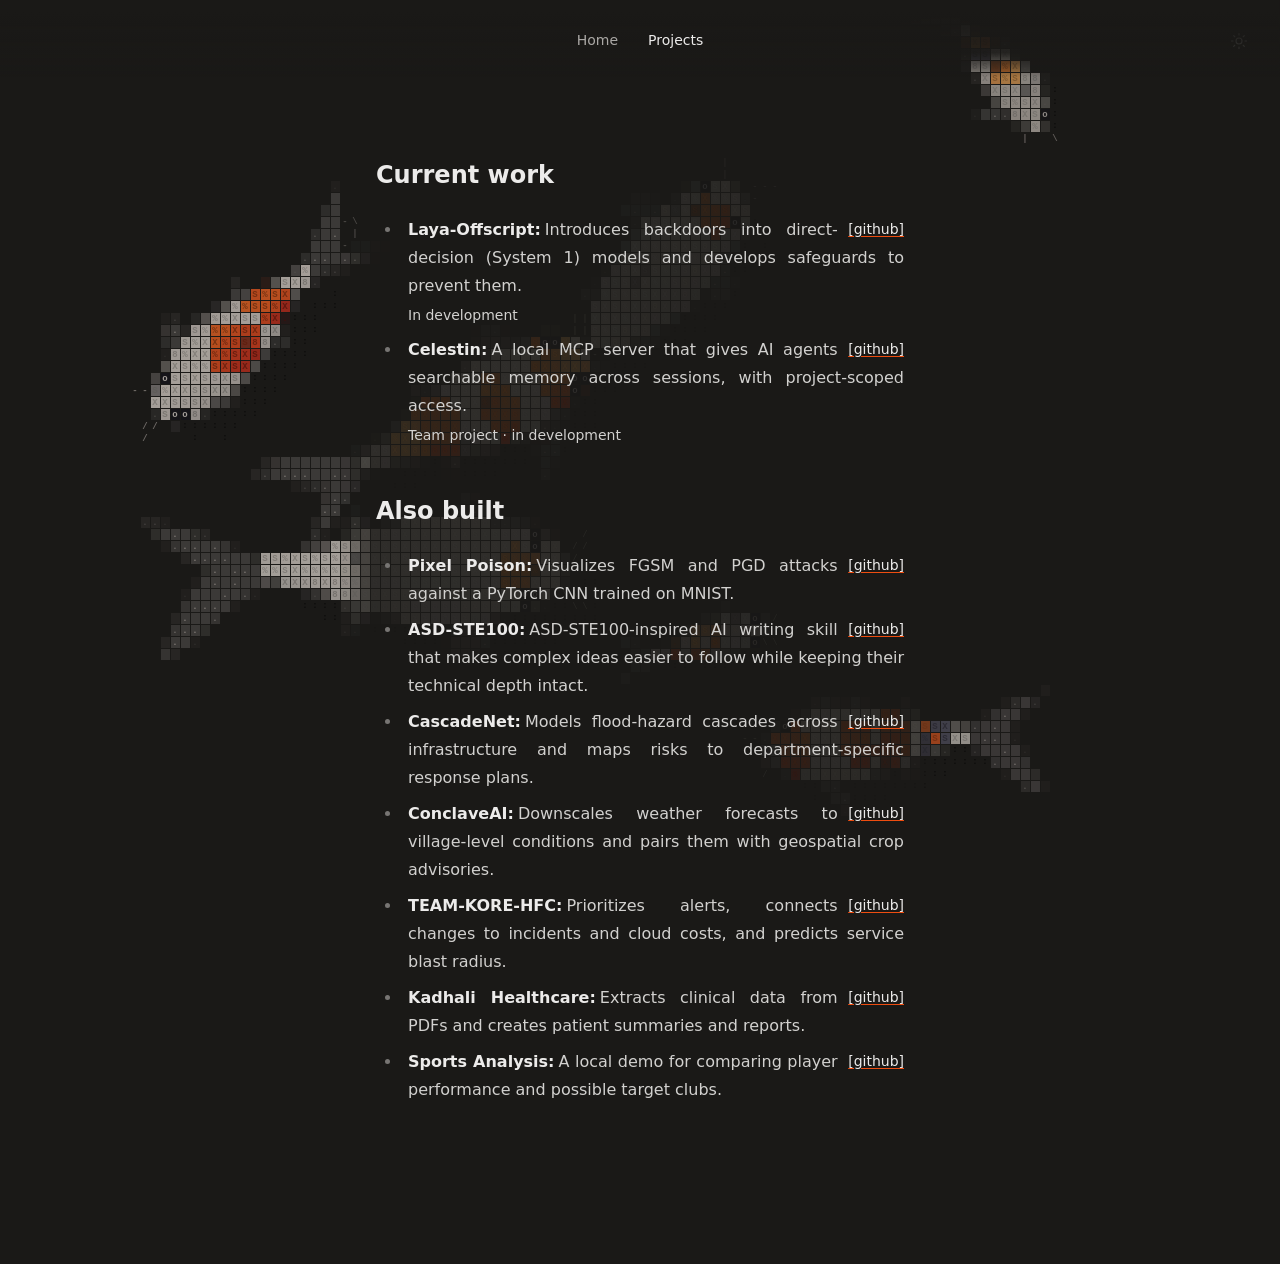
<file: projects.html>
<!doctype html>
<html lang="en">
<head>
<meta charset="utf-8">
<meta name="viewport" content="width=device-width, initial-scale=1">
<script>
(() => {
  let theme = "dark";
  try { theme = localStorage.getItem("portfolio-theme") === "light" ? "light" : "dark"; } catch (_) {}
  document.documentElement.dataset.theme = theme;
})();
</script>
<title>Projects | Anugrah Vibi</title>
<link rel="preconnect" href="https://api.fontshare.com">
<link rel="preconnect" href="https://cdn.fontshare.com" crossorigin>
<link rel="preload" href="https://cdn.fontshare.com/wf/TTX2Z3BF3P6Y5BQT3IV2VNOK6FL22KUT/7QYRJOI3JIMYHGY6CH7SOIFRQLZOLNJ6/KFIAZD4RUMEZIYV6FQ3T3GP5PDBDB6JY.woff2" as="font" type="font/woff2" crossorigin>
<link rel="preload" href="https://cdn.fontshare.com/wf/P2LQKHE6KA6ZP4AAGN72KDWMHH6ZH3TA/ZC32TK2P7FPS5GFTL46EU6KQJA24ZYDB/7AHDUZ4A7LFLVFUIFSARGIWCRQJHISQP.woff2" as="font" type="font/woff2" crossorigin>
<link rel="preload" href="https://cdn.fontshare.com/wf/LAFFD4SDUCDVQEXFPDC7C53EQ4ZELWQI/PXCT3G6LO6ICM5I3NTYENYPWJAECAWDD/GHM6WVH6MILNYOOCXHXB5GTSGNTMGXZR.woff2" as="font" type="font/woff2" crossorigin>
<link href="https://api.fontshare.com/v2/css?f[]=satoshi@400,500,700&amp;display=swap" rel="stylesheet">
<style>
#contact a{text-decoration-color:#ee4d10}
*{box-sizing:border-box}body{margin:0;background:#fff;color:#374151;font:16px/1.75 Satoshi,system-ui,sans-serif}main{width:100%;max-width:576px;margin:160px auto;padding:0 24px}h1,h2,h3,strong{color:#111827}header{text-align:center}.intro-copy{text-align:center}.article li{text-align:justify;text-justify:inter-word}.article section#contact p{text-align:justify;text-justify:inter-word}h1{font-size:2.25em;line-height:1.11;letter-spacing:-.025em;margin:0 0 .89em;font-weight:800}h2{font-size:1.5em;line-height:1.33;margin:2em 0 1em;font-weight:700}h3{font-size:inherit;font-weight:700;display:inline;margin:0}p{margin:1.25em 0}a{color:#111827;text-decoration:underline;text-underline-offset:2px;font-weight:500}ul{padding-left:1.625em;margin:1.25em 0}li{padding-left:.375em;margin:.5em 0}li::marker{color:#d1d5db}.portrait{display:block;width:120px;height:120px;object-fit:cover;object-position:center;border-radius:50%;margin:0 auto 16px}.hero-role,.hero-meta{margin:1.25em 0}.hero-links{display:flex;justify-content:center;gap:1em;flex-wrap:wrap}.entry-heading{display:contents}.entry-heading h3{margin-right:.25em}.entry-heading a{position:relative;top:3px;float:right;white-space:nowrap;margin-left:.75em;font-size:.875em;line-height:1.5;text-decoration-color:#ee4d10}.entry-heading h3::after{content:":"}.article li>p:not(.meta){display:inline}.article .meta{display:block;margin:.25em 0 0;font-size:.875em}.experience strong{display:block}.experience p{margin:0}.entry-heading h3,.experience strong{font-size:1rem;line-height:1.75;font-weight:700}.article #highlights>ul:first-of-type{margin-bottom:.5em}.article #highlights>ul.experience{margin-top:.5em}@media(max-width:600px){main{margin:64px auto}.article li:has(.entry-heading){position:relative;padding-bottom:1.75em}.entry-heading a{position:absolute;top:auto;right:auto;bottom:0;left:.375em;float:none;display:block;width:max-content;margin:0}h1{font-size:2em}}

/* The pond remains behind the portfolio and does not intercept links. */
.pond-backdrop{position:fixed;inset:0;pointer-events:none;z-index:-1}
.pond-canvas{width:100%;height:100%;display:block}
html[data-theme="light"]{--nav-background:#f5f4f1}
html[data-theme="light"] body{background:#f5f4f1;color:#374151}
html[data-theme="dark"]{--nav-background:#1a1917}
html[data-theme="dark"] body{background:#1a1917;color:#d2d1cf}
html[data-theme="dark"] h1,html[data-theme="dark"] h2,html[data-theme="dark"] h3,html[data-theme="dark"] strong,html[data-theme="dark"] a{color:#ecebea}
html[data-theme="dark"] li::marker{color:#777573}
.theme-toggle{position:fixed;top:24px;right:24px;z-index:10;display:inline-flex;align-items:center;justify-content:center;padding:8px;border:0;background:transparent;color:#374151;cursor:pointer}
html[data-theme="dark"] .theme-toggle{color:#ecebea}
.theme-toggle:focus-visible{outline:2px solid currentColor;outline-offset:3px}
.theme-toggle svg{width:18px;height:18px;display:block}
.site-nav{position:fixed;top:28px;left:50%;transform:translateX(-50%);z-index:10;display:flex;align-items:center;gap:30px;font-size:14px;white-space:nowrap}
.site-nav::before{content:"";position:absolute;top:-32px;bottom:-24px;width:100vw;left:50%;transform:translateX(-50%);background:linear-gradient(var(--nav-background) 20%,color-mix(in srgb,var(--nav-background) 90%,transparent) 70%,transparent);pointer-events:none;z-index:-1}
.site-nav a{color:#686765;text-decoration:none}
.site-nav a[aria-current="page"],.site-nav a:hover{color:#25282c}
html[data-theme="dark"] .site-nav a{color:#aaa8a5}
html[data-theme="dark"] .site-nav a[aria-current="page"],html[data-theme="dark"] .site-nav a:hover{color:#ecebea}
.site-nav a:focus-visible{outline:2px solid currentColor;outline-offset:4px}
</style>
</head>
<body>
<div class="pond-backdrop" aria-hidden="true"><canvas class="pond-canvas"></canvas></div>
<button class="theme-toggle" type="button" aria-label="Switch to light mode" title="Switch to light mode" data-koi-ignore></button>
<nav class="site-nav" aria-label="Main navigation" data-koi-avoid><a href="./" data-page="home">Home</a><a href="./projects" data-page="projects" aria-current="page">Projects</a></nav>
<main>

<div class="article"><section data-koi-avoid id="current-work"><h2>Current work</h2><ul><li><div class="entry-heading"><h3>Laya-Offscript</h3><a class="featured-link" href="https://github.com/anugrahvibi/Laya-Offscript" target="_blank" rel="noopener noreferrer" aria-label="Laya-Offscript on GitHub">[github]</a></div><p>Introduces backdoors into direct-decision (System 1) models and develops safeguards to prevent them.</p><p class="meta status">In development</p></li><li><div class="entry-heading"><h3>Celestin</h3><a class="featured-link" href="https://github.com/anugrahvibi/Celestin" target="_blank" rel="noopener noreferrer" aria-label="Celestin on GitHub">[github]</a></div><p>A local MCP server that gives AI agents searchable memory across sessions, with project-scoped access.</p><p class="meta status">Team project · in development</p></li></ul></section><section data-koi-avoid id="also-built"><h2>Also built</h2><ul><li><div class="entry-heading"><h3>Pixel Poison</h3><a class="archive-link" href="https://github.com/anugrahvibi/adversarial-gradient-visualizer" target="_blank" rel="noopener noreferrer" aria-label="Pixel Poison on GitHub">[github]</a></div><p>Visualizes FGSM and PGD attacks against a PyTorch CNN trained on MNIST.</p></li><li><div class="entry-heading"><h3>ASD-STE100</h3><a class="archive-link" href="https://github.com/anugrahvibi/ASD-STE100" target="_blank" rel="noopener noreferrer" aria-label="ASD-STE100 on GitHub">[github]</a></div><p>ASD-STE100-inspired AI writing skill that makes complex ideas easier to follow while keeping their technical depth intact.</p></li><li><div class="entry-heading"><h3>CascadeNet</h3><a class="archive-link" href="https://github.com/anugrahvibi/CascadeNet" target="_blank" rel="noopener noreferrer" aria-label="CascadeNet on GitHub">[github]</a></div><p>Models flood-hazard cascades across infrastructure and maps risks to department-specific response plans.</p></li><li><div class="entry-heading"><h3>ConclaveAI</h3><a class="archive-link" href="https://github.com/anugrahvibi/conclaveai" target="_blank" rel="noopener noreferrer" aria-label="ConclaveAI on GitHub">[github]</a></div><p>Downscales weather forecasts to village-level conditions and pairs them with geospatial crop advisories.</p></li><li><div class="entry-heading"><h3>TEAM-KORE-HFC</h3><a class="archive-link" href="https://github.com/anugrahvibi/TEAM-KORE-HFC" target="_blank" rel="noopener noreferrer" aria-label="TEAM-KORE-HFC on GitHub">[github]</a></div><p>Prioritizes alerts, connects changes to incidents and cloud costs, and predicts service blast radius.</p></li><li><div class="entry-heading"><h3>Kadhali Healthcare</h3><a class="archive-link" href="https://github.com/anugrahvibi/Kadhali-Healthcare" target="_blank" rel="noopener noreferrer" aria-label="Kadhali Healthcare on GitHub">[github]</a></div><p>Extracts clinical data from PDFs and creates patient summaries and reports.</p></li><li><div class="entry-heading"><h3>Sports Analysis</h3><a class="archive-link" href="https://github.com/anugrahvibi/sports-analysis-project" target="_blank" rel="noopener noreferrer" aria-label="Sports Analysis on GitHub">[github]</a></div><p>A local demo for comparing player performance and possible target clubs.</p></li></ul></section></div>
</main>
<template data-page="home" data-title="Anugrah Vibi | AI Security & Model Internals">
<header data-koi-avoid><img class="portrait" src="./assets/portrait-original-bw.jpg" alt="Black-and-white portrait of Anugrah Vibi"><h1>Anugrah Vibi</h1><p class="intro-copy">A 19-year-old AI security builder from Kerala, India, currently studying Computer Science at Christ College of Engineering (2025-2029). I got into this backwards: I started by breaking models, then went digging into why they break. I learn by doing: build it, attack it, write down what I got wrong.</p><nav class="hero-links" aria-label="Find me online"><a class="cv" href="./anugrahvibi.pdf" target="_blank" rel="noopener noreferrer">Resume</a><a href="https://github.com/anugrahvibi">GitHub</a><a href="https://www.linkedin.com/in/anugrahvibi/">LinkedIn</a><a href="https://x.com/anugrah_vibi">X</a><a href="mailto:anugrahvibi07@gmail.com">Email</a></nav></header>
<div class="article"><section data-koi-avoid id="highlights"><h2>Highlights</h2><ul><li><div class="entry-heading"><h3>Sentinel</h3><a class="featured-link" href="https://github.com/anugrahvibi/PushToProd" target="_blank" rel="noopener noreferrer" aria-label="Sentinel on GitHub">[github]</a></div><p>Finds hidden backdoor triggers in poisoned text classifiers and verifies them against model behavior.</p><p class="meta"><a href="https://github.com/anugrahvibi/sentinel-ai">Earlier version with build notes ↗</a></p></li><li><div class="entry-heading"><h3>Laya-Offscript</h3><a class="featured-link" href="https://github.com/anugrahvibi/Laya-Offscript" target="_blank" rel="noopener noreferrer" aria-label="Laya-Offscript on GitHub">[github]</a></div><p>Introduces backdoors into direct-decision (System 1) models and develops safeguards to prevent them.</p><p class="meta status">In development</p></li></ul><ul class="experience"><li><strong>Co-Chief Publicity Officer</strong><p>IEDC · CCE · Jun 2026</p></li><li><strong>Co-Chief Operations Officer</strong><p>MuLearn CCE · Jun 2026</p></li></ul></section><section data-koi-avoid id="achievements"><h2>Achievements</h2><ul class="achievements"><li>1st Place · Hackathena · 2026</li><li>2nd Runner-Up · Astrava · 2026</li><li>2nd Place · BeachHack H4C · 2026</li><li>1st Place · EVOLVE 2.0 · 2025</li><li>1st Place · Webathon · 2025</li><li>2nd Prize · Hacknova · 2025</li></ul></section><section data-koi-avoid id="contact"><h2>Contact</h2><p>Send me a DM on <strong><a href="https://x.com/anugrah_vibi">X</a></strong> or reach out via email at <a href="mailto:anugrahvibi07@gmail.com">anugrahvibi07@gmail.com</a>.</p></section></div>
</template>
<script src="./assets/js/koi-pond.js" defer></script>
<script src="./assets/js/portfolio-theme.js" defer></script>
<script src="./assets/js/site-navigation.js" defer></script>
</body></html>
</file>
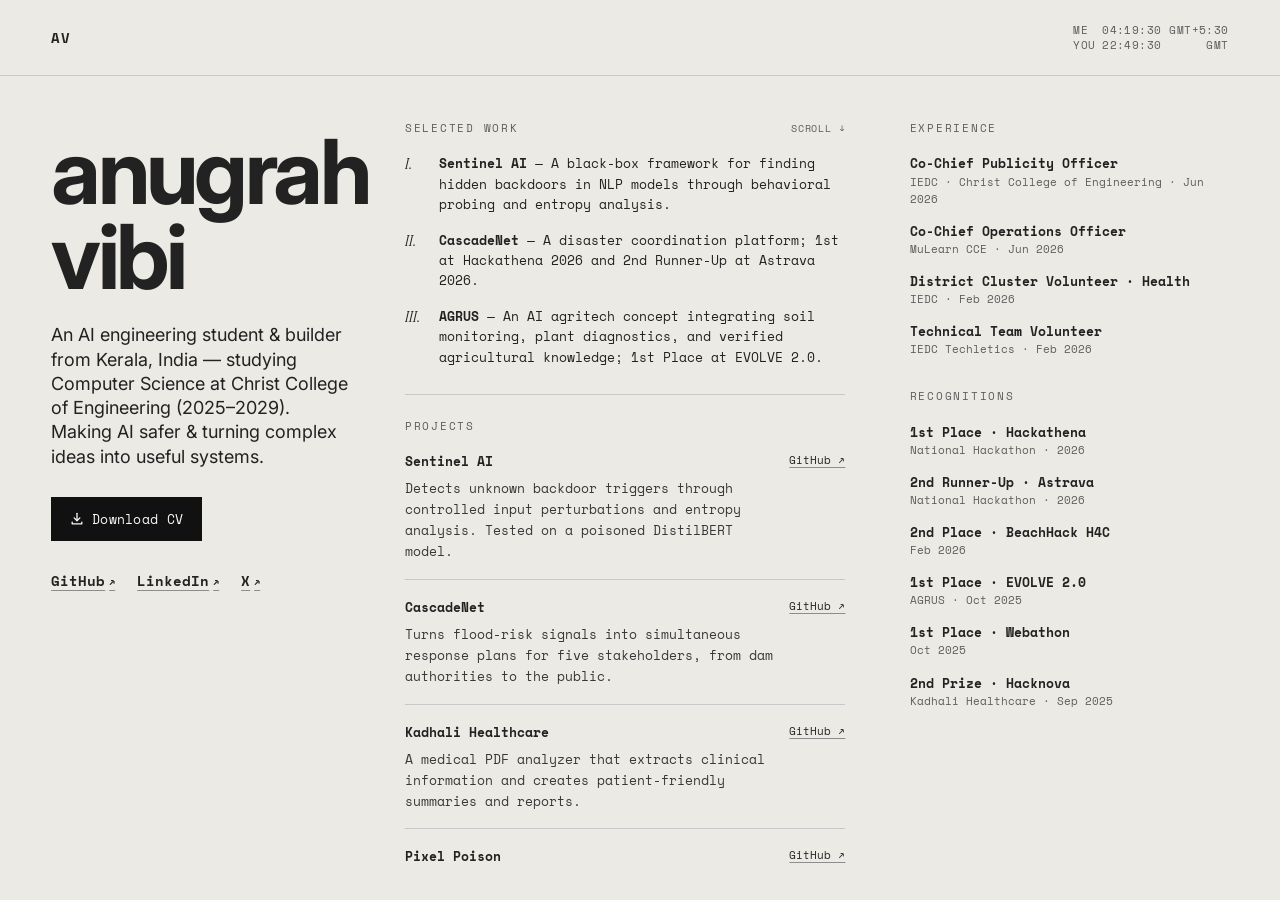
<file: archive/older-versions/index-b.html>
<!doctype html>
<html lang="en">
  <head>
    <meta charset="UTF-8" />
    <meta name="viewport" content="width=device-width, initial-scale=1.0" />
    <meta
      name="description"
      content="Anugrah Vibi — AI engineering student and builder focused on safer AI, research, and useful systems."
    />
    <meta name="theme-color" content="#e8e8e8" />
    <title>Anugrah Vibi — AI Engineering &amp; Research</title>
    <link rel="icon" href="data:," />
    <link rel="preconnect" href="https://fonts.googleapis.com" />
    <link rel="preconnect" href="https://fonts.gstatic.com" crossorigin />
    <link
      href="https://fonts.googleapis.com/css2?family=Instrument+Serif&family=Inter:wght@400;700&family=Space+Mono:wght@400;700&display=swap"
      rel="stylesheet"
    />
    <style>
      :root {
        color-scheme: light;
        --paper: #eceae4;
        --ink: #222;
        --muted: #5d5d5d;
        --rule: #c8c8c8;
        --serif: "Instrument Serif", Georgia, serif;
        --mono: "Space Mono", "Courier New", monospace;
      }

      *,
      *::before,
      *::after {
        box-sizing: border-box;
      }

      html {
        scroll-behavior: smooth;
      }

      body {
        min-width: 320px;
        margin: 0;
        background: var(--paper);
        color: var(--ink);
        font-family: var(--mono);
        font-size: 13px;
        line-height: 1.65;
      }

      a {
        color: inherit;
        text-decoration-color: #8d8d8d;
        text-decoration-thickness: 1px;
        text-underline-offset: 3px;
      }

      a:hover {
        text-decoration-color: currentColor;
      }

      a:focus-visible {
        outline: 2px solid var(--ink);
        outline-offset: 4px;
      }

      .project-scroll:focus-visible {
        outline: 1px dashed #858585;
        outline-offset: 2px;
      }

      .nav {
        min-height: 76px;
        display: flex;
        align-items: center;
        padding: 18px clamp(22px, 4vw, 56px);
        border-bottom: 1px solid var(--rule);
      }

      .nav-left {
        font-size: 14px;
        font-weight: 600;
        letter-spacing: 0.08em;
        white-space: nowrap;
      }

      .local-times {
        display: flex;
        flex-direction: column;
        align-items: flex-end;
        margin-left: auto;
        color: var(--muted);
        font-size: 11px;
        letter-spacing: 0.04em;
        line-height: 1.35;
        white-space: nowrap;
      }

      .time-row {
        display: grid;
        grid-template-columns: 3ch 8ch 9ch;
        column-gap: 0.7em;
        font-variant-numeric: tabular-nums;
      }

      .time-value,
      .time-offset {
        text-align: right;
      }

      .main {
        display: grid;
        grid-template-columns: minmax(220px, 0.9fr) minmax(360px, 1.35fr) minmax(230px, 0.95fr);
        gap: clamp(24px, 4vw, 62px);
        padding: clamp(34px, 5vw, 62px) clamp(22px, 4vw, 56px) 56px;
      }

      .col-left,
      .col-right,
      .col-projects {
        min-width: 0;
      }

      .col-left {
        padding-top: 8px;
      }

      .name {
        margin: 0;
        font-family: "Inter", sans-serif;
        font-size: clamp(56px, 7vw, 120px);
        font-style: normal;
        font-weight: 700;
        line-height: 0.95;
        letter-spacing: -0.04em;
        text-transform: lowercase;
      }

      .tagline {
        max-width: 36ch;
        margin: 24px 0 0;
        color: #222;
        font-family: "Inter", sans-serif;
        font-size: 18px;
        font-style: normal;
        font-weight: 400;
        line-height: 1.35;
      }

      .cv-link {
        display: inline-flex;
        align-items: center;
        gap: 8px;
        margin-top: 28px;
        padding: 12px 18px;
        border: 1px solid #111;
        border-radius: 0;
        background: #111;
        color: #f8f8f6;
        font-family: var(--mono);
        font-size: 13px;
        letter-spacing: 0.02em;
        line-height: 1.4;
        text-decoration: none;
        transition: background-color 150ms ease, color 150ms ease, border-color 150ms ease;
      }

      .cv-link:hover,
      .cv-link:focus-visible {
        border-color: #111;
        background: transparent;
        color: #111;
      }

      .socials {
        margin-top: 28px;
      }

      .section-label {
        margin: 0 0 17px;
        color: var(--muted);
        font-size: 11px;
        font-weight: 400;
        letter-spacing: 0.16em;
        line-height: 1.4;
        text-transform: uppercase;
      }

      .social-list,
      .work-list,
      .experience-list,
      .recognition-list {
        margin: 0;
        padding: 0;
        list-style: none;
      }

      .social-list li {
        margin: 0;
      }

      .social-list a {
        text-underline-offset: 4px;
        font-size: 14px;
        font-weight: 600;
        white-space: nowrap;
      }

      .social-list {
        display: flex;
        flex-wrap: wrap;
        gap: 22px;
      }

      .social-arrow {
        margin-left: 4px;
        font-size: 10px;
      }

      .column-heading {
        display: flex;
        align-items: baseline;
        justify-content: space-between;
        gap: 16px;
      }

      .scroll-note {
        color: var(--muted);
        font-size: 10px;
        letter-spacing: 0.08em;
        white-space: nowrap;
      }

      .work-list li {
        position: relative;
        margin: 0 0 16px;
        padding-left: 34px;
        line-height: 1.55;
      }

      .work-list .num {
        position: absolute;
        top: 0;
        left: 0;
        font-family: var(--serif);
        font-size: 15px;
        font-style: italic;
      }

      .work-list strong,
      .project-title {
        font-weight: 700;
      }

      .sub-text {
        margin-top: 5px;
        color: #383838;
      }

      .project-scroll {
        min-width: 0;
      }

      .divider {
        margin: 27px 0 24px;
        border: 0;
        border-top: 1px solid var(--rule);
      }

      .projects-list {
        margin: 0;
        padding: 0;
        list-style: none;
      }

      .project {
        display: grid;
        grid-template-columns: minmax(0, 1fr) auto;
        gap: 6px 16px;
        padding: 0 0 17px;
        margin: 0 0 17px;
        border-bottom: 1px solid var(--rule);
      }

      .project:last-child {
        margin-bottom: 0;
        border-bottom: 0;
      }

      .project-title {
        font-size: 13px;
      }

      .project-description {
        grid-column: 1 / 2;
        margin: 0;
        color: #383838;
        line-height: 1.6;
      }

      .project-link {
        grid-column: 2;
        grid-row: 1 / span 2;
        align-self: start;
        font-size: 11px;
        white-space: nowrap;
      }

      .experience-list li,
      .recognition-list li {
        margin: 0 0 13px;
        line-height: 1.55;
      }

      .role-title,
      .recognition-title {
        display: block;
        font-weight: 700;
      }

      .role-meta,
      .recognition-meta {
        display: block;
        color: var(--muted);
        font-size: 11px;
      }

      .right-section + .right-section {
        margin-top: 31px;
      }

      @media (min-width: 1001px) and (min-height: 660px) {
        body {
          height: 100vh;
          height: 100dvh;
          overflow: hidden;
        }

        .nav {
          height: 76px;
          min-height: 76px;
        }

        .main {
          height: calc(100vh - 76px);
          height: calc(100dvh - 76px);
          overflow: hidden;
          padding-top: clamp(32px, 5vh, 60px);
          padding-bottom: 34px;
        }

        .col-projects {
          min-height: 0;
          overflow-x: hidden;
          overflow-y: auto;
          overscroll-behavior-y: contain;
          scrollbar-color: #a5a5a5 transparent;
          scrollbar-width: thin;
          padding: 0 13px 18px 0;
        }

        .col-projects::-webkit-scrollbar {
          width: 5px;
        }

        .col-projects::-webkit-scrollbar-thumb {
          background: #a5a5a5;
          border-radius: 10px;
        }

        .col-projects::-webkit-scrollbar-track {
          background: transparent;
        }
      }

      @media (max-width: 1000px), (max-height: 659px) {
        .main {
          grid-template-columns: minmax(0, 1fr) minmax(0, 1fr);
          overflow: visible;
        }

        .scroll-note {
          display: none;
        }

        .col-left,
        .col-projects {
          grid-column: 1 / -1;
        }

        .col-left {
          max-width: 720px;
        }
      }

      @media (max-width: 639px) {
        .time-row--me {
          display: none;
        }
      }

      @media (max-width: 620px) {
        .nav {
          padding: 16px 20px;
        }

        .social-list a,
        .project-link {
          display: inline-flex;
          min-height: 44px;
          align-items: center;
        }

        .main {
          grid-template-columns: minmax(0, 1fr);
          gap: 42px;
          padding: 38px 20px 56px;
        }

        .col-left,
        .col-projects {
          grid-column: 1;
        }

        .socials {
          margin-top: 28px;
        }

        .col-right {
          display: grid;
          grid-template-columns: 1fr;
        }

        .project {
          grid-template-columns: minmax(0, 1fr);
          gap: 4px;
        }

        .project-description,
        .project-link {
          grid-column: 1;
          grid-row: auto;
        }

        .project-link {
          margin-top: 3px;
        }
      }

      @media (prefers-reduced-motion: reduce) {
        html {
          scroll-behavior: auto;
        }
      }
    </style>
  </head>
  <body>
    <header class="nav">
      <span class="nav-left">AV</span>
      <div class="local-times" role="group" aria-label="Local times">
        <div class="time-row time-row--me">
          <span>ME</span>
          <span class="time-value" data-time="me" aria-hidden="true">--:--:--</span>
          <span class="time-offset" data-offset="me">GMT+--:--</span>
        </div>
        <div class="time-row time-row--you">
          <span>YOU</span>
          <span class="time-value" data-time="you" aria-hidden="true">--:--:--</span>
          <span class="time-offset" data-offset="you">GMT±X</span>
        </div>
      </div>
    </header>

    <main class="main">
      <section class="col-left" aria-labelledby="name">
        <h1 class="name" id="name">Anugrah Vibi</h1>
        <p class="tagline">
          An AI engineering student &amp; builder from Kerala, India — studying Computer Science at Christ College of Engineering (2025–2029). Making AI safer &amp; turning complex ideas into useful systems.
        </p>

        <a class="cv-link" href="./assets/Anugrah_Vibi_CV.pdf" download="Anugrah_Vibi_CV.pdf">
          <svg width="14" height="14" viewBox="0 0 16 16" fill="none" stroke="currentColor" stroke-width="1.5" stroke-linecap="round" stroke-linejoin="round" aria-hidden="true" focusable="false">
            <path d="M8 1.5v8" />
            <path d="m4.75 6.75 3.25 3.25 3.25-3.25" />
            <path d="M2.5 11.5v2h11v-2" />
          </svg>
          <span>Download CV</span>
        </a>

        <nav class="socials" aria-label="Find me online">
          <ul class="social-list">
            <li><a href="https://github.com/anugrahvibi" target="_blank" rel="noreferrer">GitHub<span class="social-arrow" aria-hidden="true">↗</span></a></li>
            <li><a href="https://www.linkedin.com/in/anugrahvibi/" target="_blank" rel="noreferrer">LinkedIn<span class="social-arrow" aria-hidden="true">↗</span></a></li>
            <li><a href="https://x.com/anugrahvibi" target="_blank" rel="noreferrer">X<span class="social-arrow" aria-hidden="true">↗</span></a></li>
          </ul>
        </nav>
      </section>

      <section class="col-projects project-scroll" tabindex="0" aria-label="Selected work and projects">
        <div class="column-heading">
          <h2 class="section-label">Selected work</h2>
          <span class="scroll-note" aria-hidden="true">SCROLL ↓</span>
        </div>
        <ol class="work-list">
          <li>
            <span class="num" aria-hidden="true">I.</span>
            <strong>Sentinel AI</strong> — A black-box framework for finding hidden backdoors in NLP models through behavioral probing and entropy analysis.
          </li>
          <li>
            <span class="num" aria-hidden="true">II.</span>
            <strong>CascadeNet</strong> — A disaster coordination platform; 1st at Hackathena 2026 and 2nd Runner-Up at Astrava 2026.
          </li>
          <li>
            <span class="num" aria-hidden="true">III.</span>
            <strong>AGRUS</strong> — An AI agritech concept integrating soil monitoring, plant diagnostics, and verified agricultural knowledge; 1st Place at EVOLVE 2.0.
          </li>
        </ol>

        <hr class="divider" />

        <h2 class="section-label">Projects</h2>
        <ul class="projects-list">
          <li class="project">
            <span class="project-title">Sentinel AI</span>
            <p class="project-description">Detects unknown backdoor triggers through controlled input perturbations and entropy analysis. Tested on a poisoned DistilBERT model.</p>
            <a class="project-link" href="https://github.com/anugrahvibi/sentinel-ai" target="_blank" rel="noreferrer">GitHub ↗</a>
          </li>
          <li class="project">
            <span class="project-title">CascadeNet</span>
            <p class="project-description">Turns flood-risk signals into simultaneous response plans for five stakeholders, from dam authorities to the public.</p>
            <a class="project-link" href="https://github.com/anugrahvibi/CascadeNet" target="_blank" rel="noreferrer">GitHub ↗</a>
          </li>
          <li class="project">
            <span class="project-title">Kadhali Healthcare</span>
            <p class="project-description">A medical PDF analyzer that extracts clinical information and creates patient-friendly summaries and reports.</p>
            <a class="project-link" href="https://github.com/anugrahvibi/Kadhali-Healthcare" target="_blank" rel="noreferrer">GitHub ↗</a>
          </li>
          <li class="project">
            <span class="project-title">Pixel Poison</span>
            <p class="project-description">A PyTorch case study visualizing FGSM and PGD adversarial attacks against an MNIST classifier.</p>
            <a class="project-link" href="https://github.com/anugrahvibi/adversarial-gradient-visualizer" target="_blank" rel="noreferrer">GitHub ↗</a>
          </li>
          <li class="project">
            <span class="project-title">Sports Analysis</span>
            <p class="project-description">A player-performance analysis project exploring which club might target a player.</p>
            <a class="project-link" href="https://github.com/anugrahvibi/sports-analysis-project" target="_blank" rel="noreferrer">GitHub ↗</a>
          </li>
          <li class="project">
            <span class="project-title">Christovate 2025</span>
            <p class="project-description">Website for Christovate.</p>
            <a class="project-link" href="https://github.com/anugrahvibi/christovate25" target="_blank" rel="noreferrer">GitHub ↗</a>
          </li>
        </ul>
      </section>

      <aside class="col-right" aria-label="Experience and recognition">
        <section class="right-section" aria-labelledby="experience-heading">
          <h2 class="section-label" id="experience-heading">Experience</h2>
          <ul class="experience-list">
            <li>
              <span class="role-title">Co-Chief Publicity Officer</span>
              <span class="role-meta">IEDC · Christ College of Engineering · Jun 2026</span>
            </li>
            <li>
              <span class="role-title">Co-Chief Operations Officer</span>
              <span class="role-meta">MuLearn CCE · Jun 2026</span>
            </li>
            <li>
              <span class="role-title">District Cluster Volunteer · Health</span>
              <span class="role-meta">IEDC · Feb 2026</span>
            </li>
            <li>
              <span class="role-title">Technical Team Volunteer</span>
              <span class="role-meta">IEDC Techletics · Feb 2026</span>
            </li>
          </ul>
        </section>

        <section class="right-section" aria-labelledby="recognition-heading">
          <h2 class="section-label" id="recognition-heading">Recognitions</h2>
          <ul class="recognition-list">
            <li><span class="recognition-title">1st Place · Hackathena</span><span class="recognition-meta">National Hackathon · 2026</span></li>
            <li><span class="recognition-title">2nd Runner-Up · Astrava</span><span class="recognition-meta">National Hackathon · 2026</span></li>
            <li><span class="recognition-title">2nd Place · BeachHack H4C</span><span class="recognition-meta">Feb 2026</span></li>
            <li><span class="recognition-title">1st Place · EVOLVE 2.0</span><span class="recognition-meta">AGRUS · Oct 2025</span></li>
            <li><span class="recognition-title">1st Place · Webathon</span><span class="recognition-meta">Oct 2025</span></li>
            <li><span class="recognition-title">2nd Prize · Hacknova</span><span class="recognition-meta">Kadhali Healthcare · Sep 2025</span></li>
          </ul>
        </section>
      </aside>
    </main>
    <script>
      function mountLocalTimes() {
        const localTimeZone = Intl.DateTimeFormat().resolvedOptions().timeZone;
        const timeZones = {
          me: "Asia/Kolkata",
          you: localTimeZone,
        };
        const timeFormatters = Object.fromEntries(
          Object.entries(timeZones).map(([key, timeZone]) => [
            key,
            new Intl.DateTimeFormat("en-GB", {
              timeZone,
              hour: "2-digit",
              minute: "2-digit",
              second: "2-digit",
              hourCycle: "h23",
            }),
          ]),
        );
        const offsetFormatters = Object.fromEntries(
          Object.entries(timeZones).map(([key, timeZone]) => [
            key,
            new Intl.DateTimeFormat("en", {
              timeZone,
              timeZoneName: "shortOffset",
            }),
          ]),
        );

        function updateTimes() {
          const now = new Date();

          for (const key of Object.keys(timeZones)) {
            const time = document.querySelector(`[data-time="${key}"]`);
            const offset = document.querySelector(`[data-offset="${key}"]`);
            const zoneName = offsetFormatters[key]
              .formatToParts(now)
              .find((part) => part.type === "timeZoneName").value;

            time.textContent = timeFormatters[key].format(now);
            offset.textContent = zoneName;
          }
        }

        updateTimes();
        const intervalId = window.setInterval(updateTimes, 1000);
        return () => window.clearInterval(intervalId);
      }

      const unmountLocalTimes = mountLocalTimes();
      window.addEventListener("pagehide", unmountLocalTimes, { once: true });
    </script>
  </body>
</html>
</file>
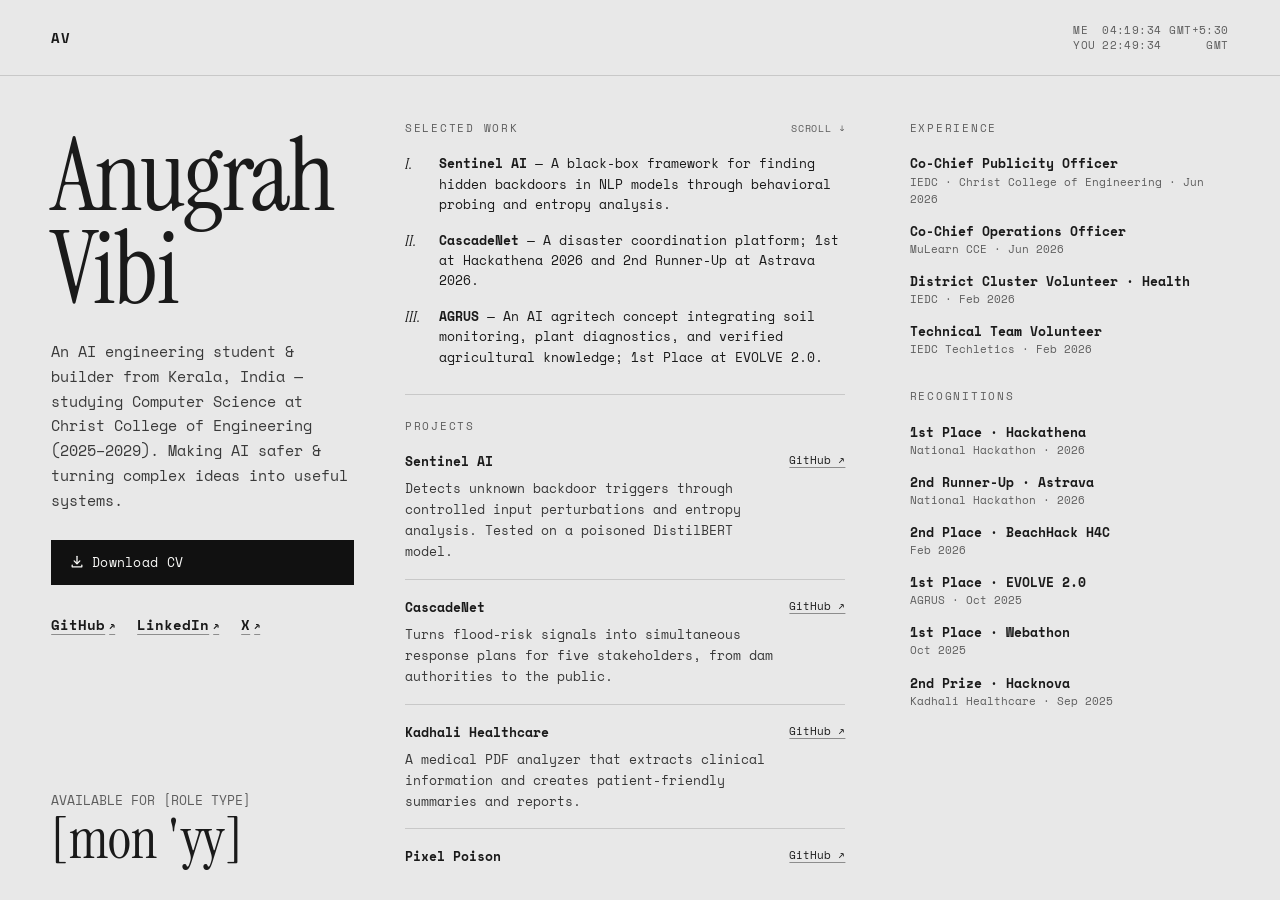
<file: archive/older-versions/index-c.html>
<!doctype html>
<html lang="en">
  <head>
    <meta charset="UTF-8" />
    <meta name="viewport" content="width=device-width, initial-scale=1.0" />
    <meta
      name="description"
      content="Anugrah Vibi — AI engineering student and builder focused on safer AI, research, and useful systems."
    />
    <meta name="theme-color" content="#e8e8e8" />
    <title>Anugrah Vibi — AI Engineering &amp; Research</title>
    <script>
      // EDITABLE STATUS TEXT
      const PORTFOLIO_STATUS = Object.freeze({
        role: "AVAILABLE FOR [ROLE TYPE]",
        period: "[mon 'yy]",
      });
    </script>
    <link rel="icon" href="data:," />
    <link rel="preconnect" href="https://fonts.googleapis.com" />
    <link rel="preconnect" href="https://fonts.gstatic.com" crossorigin />
    <link
      href="https://fonts.googleapis.com/css2?family=Instrument+Serif&family=Space+Mono:wght@400;700&display=swap"
      rel="stylesheet"
    />
    <style>
      :root {
        color-scheme: light;
        --paper: #e8e8e8;
        --ink: #1a1a1a;
        --muted: #5d5d5d;
        --rule: #c8c8c8;
        --serif: "Instrument Serif", Georgia, serif;
        --mono: "Space Mono", "Courier New", monospace;
      }

      *,
      *::before,
      *::after {
        box-sizing: border-box;
      }

      html {
        scroll-behavior: smooth;
      }

      body {
        min-width: 320px;
        margin: 0;
        background: var(--paper);
        color: var(--ink);
        font-family: var(--mono);
        font-size: 13px;
        line-height: 1.65;
      }

      a {
        color: inherit;
        text-decoration-color: #8d8d8d;
        text-decoration-thickness: 1px;
        text-underline-offset: 3px;
      }

      a:hover {
        text-decoration-color: currentColor;
      }

      a:focus-visible {
        outline: 2px solid var(--ink);
        outline-offset: 4px;
      }

      .project-scroll:focus-visible {
        outline: 1px dashed #858585;
        outline-offset: 2px;
      }

      .nav {
        min-height: 76px;
        display: flex;
        align-items: center;
        padding: 18px clamp(22px, 4vw, 56px);
        border-bottom: 1px solid var(--rule);
      }

      .nav-left {
        font-size: 14px;
        font-weight: 600;
        letter-spacing: 0.08em;
        white-space: nowrap;
      }

      .local-times {
        display: flex;
        flex-direction: column;
        align-items: flex-end;
        margin-left: auto;
        color: var(--muted);
        font-size: 11px;
        letter-spacing: 0.04em;
        line-height: 1.35;
        white-space: nowrap;
      }

      .time-row {
        display: grid;
        grid-template-columns: 3ch 8ch 9ch;
        column-gap: 0.7em;
        font-variant-numeric: tabular-nums;
      }

      .time-value,
      .time-offset {
        text-align: right;
      }

      .main {
        display: grid;
        grid-template-columns: minmax(220px, 0.9fr) minmax(360px, 1.35fr) minmax(230px, 0.95fr);
        gap: clamp(24px, 4vw, 62px);
        padding: clamp(34px, 5vw, 62px) clamp(22px, 4vw, 56px) 56px;
      }

      .col-left,
      .col-right,
      .col-projects {
        min-width: 0;
      }

      .col-left {
        display: flex;
        flex-direction: column;
        padding-top: 8px;
      }

      .name {
        margin: 0;
        font-family: var(--serif);
        font-size: clamp(88px, 10vw, 150px);
        font-style: normal;
        font-weight: 400;
        line-height: 0.92;
        letter-spacing: -0.02em;
      }

      .tagline {
        max-width: 42ch;
        margin: 24px 0 0;
        color: #3a3a3a;
        font-family: var(--mono);
        font-size: 15px;
        font-style: normal;
        line-height: 1.65;
      }

      .cv-link {
        display: inline-flex;
        align-items: center;
        gap: 8px;
        margin-top: 28px;
        padding: 12px 18px;
        border: 1px solid #111;
        border-radius: 0;
        background: #111;
        color: #f8f8f6;
        font-family: var(--mono);
        font-size: 13px;
        letter-spacing: 0.02em;
        line-height: 1.4;
        text-decoration: none;
        transition: background-color 150ms ease, color 150ms ease, border-color 150ms ease;
      }

      .cv-link:hover,
      .cv-link:focus-visible {
        border-color: #111;
        background: transparent;
        color: #111;
      }

      .socials {
        margin-top: 28px;
      }

      .status-block {
        margin-top: auto;
        padding-top: 32px;
      }

      .status-label {
        margin: 0;
        color: var(--muted);
        font-family: var(--mono);
        font-size: 13px;
        line-height: 1.4;
      }

      .status-period {
        margin: 4px 0 0;
        font-family: var(--serif);
        font-size: clamp(56px, 4vw, 64px);
        line-height: 0.95;
      }

      .section-label {
        margin: 0 0 17px;
        color: var(--muted);
        font-size: 11px;
        font-weight: 400;
        letter-spacing: 0.16em;
        line-height: 1.4;
        text-transform: uppercase;
      }

      .social-list,
      .work-list,
      .experience-list,
      .recognition-list {
        margin: 0;
        padding: 0;
        list-style: none;
      }

      .social-list li {
        margin: 0;
      }

      .social-list a {
        text-underline-offset: 4px;
        font-size: 14px;
        font-weight: 600;
        white-space: nowrap;
      }

      .social-list {
        display: flex;
        flex-wrap: wrap;
        gap: 22px;
      }

      .social-arrow {
        margin-left: 4px;
        font-size: 10px;
      }

      .column-heading {
        display: flex;
        align-items: baseline;
        justify-content: space-between;
        gap: 16px;
      }

      .scroll-note {
        color: var(--muted);
        font-size: 10px;
        letter-spacing: 0.08em;
        white-space: nowrap;
      }

      .work-list li {
        position: relative;
        margin: 0 0 16px;
        padding-left: 34px;
        line-height: 1.55;
      }

      .work-list .num {
        position: absolute;
        top: 0;
        left: 0;
        font-family: var(--serif);
        font-size: 15px;
        font-style: italic;
      }

      .work-list strong,
      .project-title {
        font-weight: 700;
      }

      .sub-text {
        margin-top: 5px;
        color: #383838;
      }

      .project-scroll {
        min-width: 0;
      }

      .divider {
        margin: 27px 0 24px;
        border: 0;
        border-top: 1px solid var(--rule);
      }

      .projects-list {
        margin: 0;
        padding: 0;
        list-style: none;
      }

      .project {
        display: grid;
        grid-template-columns: minmax(0, 1fr) auto;
        gap: 6px 16px;
        padding: 0 0 17px;
        margin: 0 0 17px;
        border-bottom: 1px solid var(--rule);
      }

      .project:last-child {
        margin-bottom: 0;
        border-bottom: 0;
      }

      .project-title {
        font-size: 13px;
      }

      .project-description {
        grid-column: 1 / 2;
        margin: 0;
        color: #383838;
        line-height: 1.6;
      }

      .project-link {
        grid-column: 2;
        grid-row: 1 / span 2;
        align-self: start;
        font-size: 11px;
        white-space: nowrap;
      }

      .experience-list li,
      .recognition-list li {
        margin: 0 0 13px;
        line-height: 1.55;
      }

      .role-title,
      .recognition-title {
        display: block;
        font-weight: 700;
      }

      .role-meta,
      .recognition-meta {
        display: block;
        color: var(--muted);
        font-size: 11px;
      }

      .right-section + .right-section {
        margin-top: 31px;
      }

      @media (min-width: 1001px) and (min-height: 660px) {
        body {
          height: 100vh;
          height: 100dvh;
          overflow: hidden;
        }

        .nav {
          height: 76px;
          min-height: 76px;
        }

        .main {
          height: calc(100vh - 76px);
          height: calc(100dvh - 76px);
          overflow: hidden;
          padding-top: clamp(32px, 5vh, 60px);
          padding-bottom: 34px;
        }

        .col-projects {
          min-height: 0;
          overflow-x: hidden;
          overflow-y: auto;
          overscroll-behavior-y: contain;
          scrollbar-color: #a5a5a5 transparent;
          scrollbar-width: thin;
          padding: 0 13px 18px 0;
        }

        .col-projects::-webkit-scrollbar {
          width: 5px;
        }

        .col-projects::-webkit-scrollbar-thumb {
          background: #a5a5a5;
          border-radius: 10px;
        }

        .col-projects::-webkit-scrollbar-track {
          background: transparent;
        }
      }

      @media (max-width: 1000px), (max-height: 659px) {
        .main {
          grid-template-columns: minmax(0, 1fr) minmax(0, 1fr);
          overflow: visible;
        }

        .scroll-note {
          display: none;
        }

        .col-left,
        .col-projects {
          grid-column: 1 / -1;
        }

        .col-left {
          max-width: 720px;
        }
      }

      @media (min-width: 1001px) and (max-width: 1600px) {
        .name {
          font-size: clamp(80px, 7.9vw, 126px);
        }
      }

      @media (max-width: 639px) {
        .time-row--me {
          display: none;
        }
      }

      @media (max-width: 620px) {
        .nav {
          padding: 16px 20px;
        }

        .social-list a,
        .project-link {
          display: inline-flex;
          min-height: 44px;
          align-items: center;
        }

        .main {
          grid-template-columns: minmax(0, 1fr);
          gap: 42px;
          padding: 38px 20px 56px;
        }

        .col-left,
        .col-projects {
          grid-column: 1;
        }

        .socials {
          margin-top: 28px;
        }

        .col-right {
          display: grid;
          grid-template-columns: 1fr;
        }

        .project {
          grid-template-columns: minmax(0, 1fr);
          gap: 4px;
        }

        .project-description,
        .project-link {
          grid-column: 1;
          grid-row: auto;
        }

        .project-link {
          margin-top: 3px;
        }
      }

      @media (prefers-reduced-motion: reduce) {
        html {
          scroll-behavior: auto;
        }
      }
    </style>
  </head>
  <body>
    <header class="nav">
      <span class="nav-left">AV</span>
      <div class="local-times" role="group" aria-label="Local times">
        <div class="time-row time-row--me">
          <span>ME</span>
          <span class="time-value" data-time="me" aria-hidden="true">--:--:--</span>
          <span class="time-offset" data-offset="me">GMT+--:--</span>
        </div>
        <div class="time-row time-row--you">
          <span>YOU</span>
          <span class="time-value" data-time="you" aria-hidden="true">--:--:--</span>
          <span class="time-offset" data-offset="you">GMT±X</span>
        </div>
      </div>
    </header>

    <main class="main">
      <section class="col-left" aria-labelledby="name">
        <h1 class="name" id="name">Anugrah Vibi</h1>
        <p class="tagline">
          An AI engineering student &amp; builder from Kerala, India — studying Computer Science at Christ College of Engineering (2025–2029). Making AI safer &amp; turning complex ideas into useful systems.
        </p>

        <a class="cv-link" href="./assets/Anugrah_Vibi_CV.pdf" download="Anugrah_Vibi_CV.pdf">
          <svg width="14" height="14" viewBox="0 0 16 16" fill="none" stroke="currentColor" stroke-width="1.5" stroke-linecap="round" stroke-linejoin="round" aria-hidden="true" focusable="false">
            <path d="M8 1.5v8" />
            <path d="m4.75 6.75 3.25 3.25 3.25-3.25" />
            <path d="M2.5 11.5v2h11v-2" />
          </svg>
          <span>Download CV</span>
        </a>

        <nav class="socials" aria-label="Find me online">
          <ul class="social-list">
            <li><a href="https://github.com/anugrahvibi" target="_blank" rel="noreferrer">GitHub<span class="social-arrow" aria-hidden="true">↗</span></a></li>
            <li><a href="https://www.linkedin.com/in/anugrahvibi/" target="_blank" rel="noreferrer">LinkedIn<span class="social-arrow" aria-hidden="true">↗</span></a></li>
            <li><a href="https://x.com/anugrahvibi" target="_blank" rel="noreferrer">X<span class="social-arrow" aria-hidden="true">↗</span></a></li>
          </ul>
        </nav>

        <div class="status-block" aria-label="Availability status">
          <p class="status-label">AVAILABLE FOR [ROLE TYPE]</p>
          <p class="status-period">[mon 'yy]</p>
        </div>
      </section>

      <section class="col-projects project-scroll" tabindex="0" aria-label="Selected work and projects">
        <div class="column-heading">
          <h2 class="section-label">Selected work</h2>
          <span class="scroll-note" aria-hidden="true">SCROLL ↓</span>
        </div>
        <ol class="work-list">
          <li>
            <span class="num" aria-hidden="true">I.</span>
            <strong>Sentinel AI</strong> — A black-box framework for finding hidden backdoors in NLP models through behavioral probing and entropy analysis.
          </li>
          <li>
            <span class="num" aria-hidden="true">II.</span>
            <strong>CascadeNet</strong> — A disaster coordination platform; 1st at Hackathena 2026 and 2nd Runner-Up at Astrava 2026.
          </li>
          <li>
            <span class="num" aria-hidden="true">III.</span>
            <strong>AGRUS</strong> — An AI agritech concept integrating soil monitoring, plant diagnostics, and verified agricultural knowledge; 1st Place at EVOLVE 2.0.
          </li>
        </ol>

        <hr class="divider" />

        <h2 class="section-label">Projects</h2>
        <ul class="projects-list">
          <li class="project">
            <span class="project-title">Sentinel AI</span>
            <p class="project-description">Detects unknown backdoor triggers through controlled input perturbations and entropy analysis. Tested on a poisoned DistilBERT model.</p>
            <a class="project-link" href="https://github.com/anugrahvibi/sentinel-ai" target="_blank" rel="noreferrer">GitHub ↗</a>
          </li>
          <li class="project">
            <span class="project-title">CascadeNet</span>
            <p class="project-description">Turns flood-risk signals into simultaneous response plans for five stakeholders, from dam authorities to the public.</p>
            <a class="project-link" href="https://github.com/anugrahvibi/CascadeNet" target="_blank" rel="noreferrer">GitHub ↗</a>
          </li>
          <li class="project">
            <span class="project-title">Kadhali Healthcare</span>
            <p class="project-description">A medical PDF analyzer that extracts clinical information and creates patient-friendly summaries and reports.</p>
            <a class="project-link" href="https://github.com/anugrahvibi/Kadhali-Healthcare" target="_blank" rel="noreferrer">GitHub ↗</a>
          </li>
          <li class="project">
            <span class="project-title">Pixel Poison</span>
            <p class="project-description">A PyTorch case study visualizing FGSM and PGD adversarial attacks against an MNIST classifier.</p>
            <a class="project-link" href="https://github.com/anugrahvibi/adversarial-gradient-visualizer" target="_blank" rel="noreferrer">GitHub ↗</a>
          </li>
          <li class="project">
            <span class="project-title">Sports Analysis</span>
            <p class="project-description">A player-performance analysis project exploring which club might target a player.</p>
            <a class="project-link" href="https://github.com/anugrahvibi/sports-analysis-project" target="_blank" rel="noreferrer">GitHub ↗</a>
          </li>
          <li class="project">
            <span class="project-title">Christovate 2025</span>
            <p class="project-description">Website for Christovate.</p>
            <a class="project-link" href="https://github.com/anugrahvibi/christovate25" target="_blank" rel="noreferrer">GitHub ↗</a>
          </li>
        </ul>
      </section>

      <aside class="col-right" aria-label="Experience and recognition">
        <section class="right-section" aria-labelledby="experience-heading">
          <h2 class="section-label" id="experience-heading">Experience</h2>
          <ul class="experience-list">
            <li>
              <span class="role-title">Co-Chief Publicity Officer</span>
              <span class="role-meta">IEDC · Christ College of Engineering · Jun 2026</span>
            </li>
            <li>
              <span class="role-title">Co-Chief Operations Officer</span>
              <span class="role-meta">MuLearn CCE · Jun 2026</span>
            </li>
            <li>
              <span class="role-title">District Cluster Volunteer · Health</span>
              <span class="role-meta">IEDC · Feb 2026</span>
            </li>
            <li>
              <span class="role-title">Technical Team Volunteer</span>
              <span class="role-meta">IEDC Techletics · Feb 2026</span>
            </li>
          </ul>
        </section>

        <section class="right-section" aria-labelledby="recognition-heading">
          <h2 class="section-label" id="recognition-heading">Recognitions</h2>
          <ul class="recognition-list">
            <li><span class="recognition-title">1st Place · Hackathena</span><span class="recognition-meta">National Hackathon · 2026</span></li>
            <li><span class="recognition-title">2nd Runner-Up · Astrava</span><span class="recognition-meta">National Hackathon · 2026</span></li>
            <li><span class="recognition-title">2nd Place · BeachHack H4C</span><span class="recognition-meta">Feb 2026</span></li>
            <li><span class="recognition-title">1st Place · EVOLVE 2.0</span><span class="recognition-meta">AGRUS · Oct 2025</span></li>
            <li><span class="recognition-title">1st Place · Webathon</span><span class="recognition-meta">Oct 2025</span></li>
            <li><span class="recognition-title">2nd Prize · Hacknova</span><span class="recognition-meta">Kadhali Healthcare · Sep 2025</span></li>
          </ul>
        </section>
      </aside>
    </main>
    <script>
      document.querySelector(".status-label").textContent = PORTFOLIO_STATUS.role;
      document.querySelector(".status-period").textContent = PORTFOLIO_STATUS.period;

      function mountLocalTimes() {
        const localTimeZone = Intl.DateTimeFormat().resolvedOptions().timeZone;
        const timeZones = {
          me: "Asia/Kolkata",
          you: localTimeZone,
        };
        const timeFormatters = Object.fromEntries(
          Object.entries(timeZones).map(([key, timeZone]) => [
            key,
            new Intl.DateTimeFormat("en-GB", {
              timeZone,
              hour: "2-digit",
              minute: "2-digit",
              second: "2-digit",
              hourCycle: "h23",
            }),
          ]),
        );
        const offsetFormatters = Object.fromEntries(
          Object.entries(timeZones).map(([key, timeZone]) => [
            key,
            new Intl.DateTimeFormat("en", {
              timeZone,
              timeZoneName: "shortOffset",
            }),
          ]),
        );

        function updateTimes() {
          const now = new Date();

          for (const key of Object.keys(timeZones)) {
            const time = document.querySelector(`[data-time="${key}"]`);
            const offset = document.querySelector(`[data-offset="${key}"]`);
            const zoneName = offsetFormatters[key]
              .formatToParts(now)
              .find((part) => part.type === "timeZoneName").value;

            time.textContent = timeFormatters[key].format(now);
            offset.textContent = zoneName;
          }
        }

        updateTimes();
        const intervalId = window.setInterval(updateTimes, 1000);
        return () => window.clearInterval(intervalId);
      }

      const unmountLocalTimes = mountLocalTimes();
      window.addEventListener("pagehide", unmountLocalTimes, { once: true });
    </script>
  </body>
</html>
</file>
